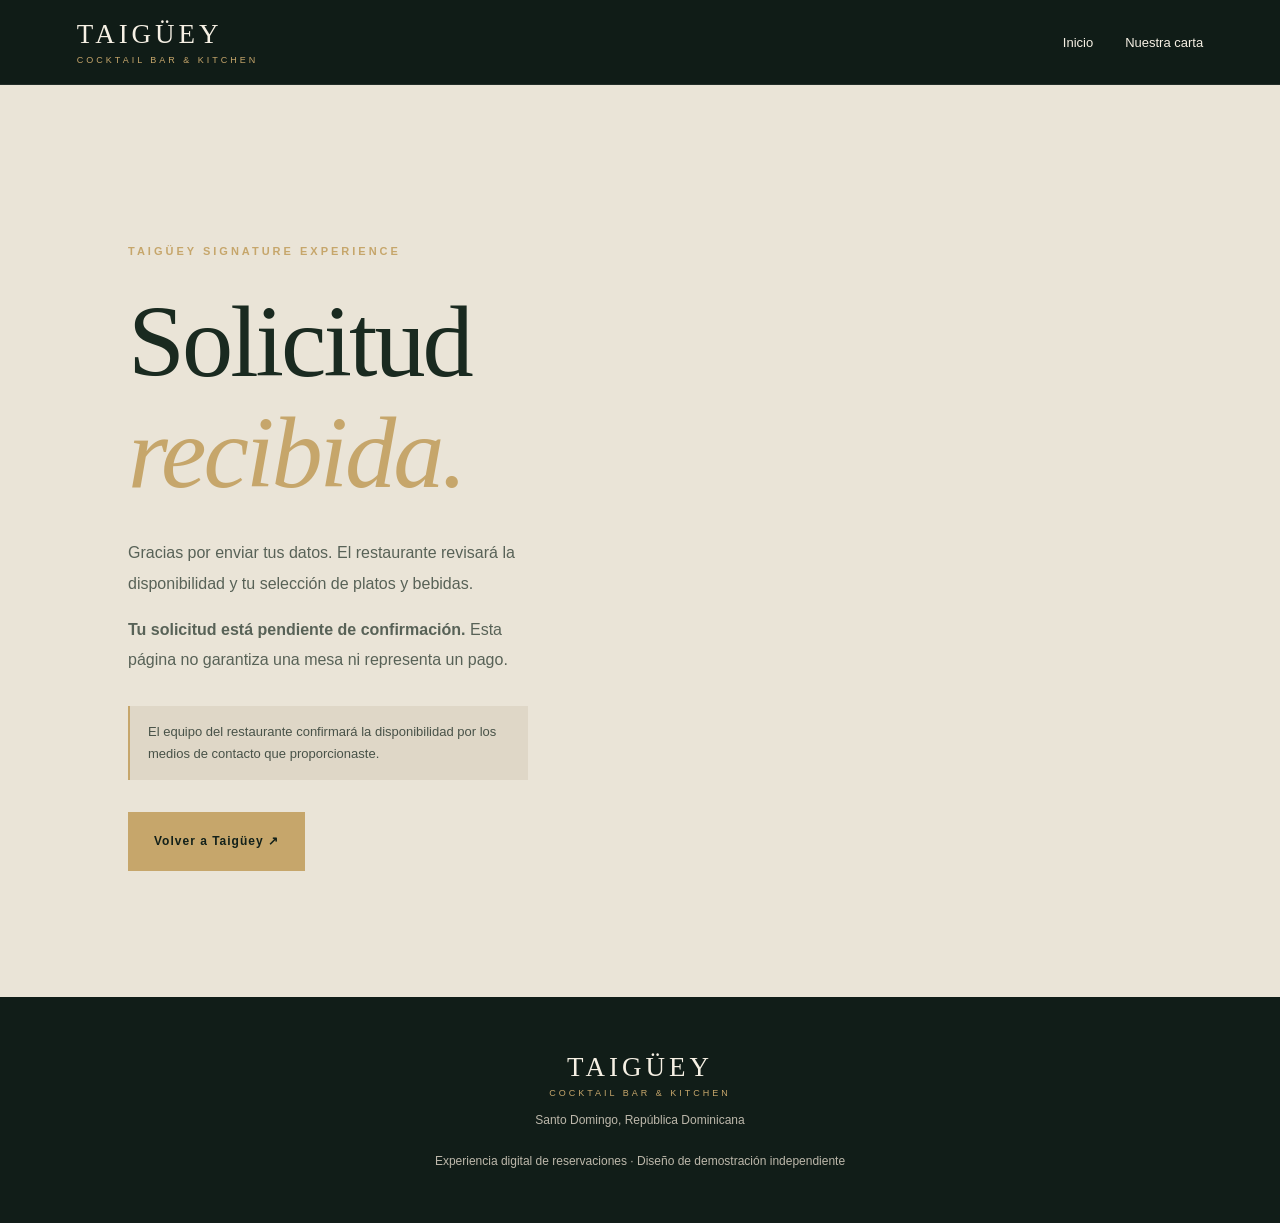
<file: solicitud-recibida.html>
<!doctype html>
<html lang="es">
<head>
    <meta charset="utf-8">
    <meta name="viewport" content="width=device-width, initial-scale=1">
    <meta name="theme-color" content="#14211b">
    <meta name="robots" content="noindex">
    <title>Solicitud recibida | Taigüey Signature Experience</title>
    <link rel="preconnect" href="https://fonts.googleapis.com">
    <link rel="stylesheet" href="/style.css">
</head>
<body>
    <header class="topbar">
        <a href="/" class="logo">TAIGÜEY<span>COCKTAIL BAR & KITCHEN</span></a>
        <nav id="nav"><a href="/">Inicio</a><a href="/#carta">Nuestra carta</a></nav>
    </header>
    <main class="section reserve-section" style="min-height:80vh;padding-top:10rem;">
        <div class="reserve-intro" style="max-width:720px;">
            <div class="eyebrow gold">TAIGÜEY SIGNATURE EXPERIENCE</div>
            <h1>Solicitud <em>recibida.</em></h1>
            <p>Gracias por enviar tus datos. El restaurante revisará la disponibilidad y tu selección de platos y bebidas.</p>
            <p><strong>Tu solicitud está pendiente de confirmación.</strong> Esta página no garantiza una mesa ni representa un pago.</p>
            <div class="reserve-note">
                El equipo del restaurante confirmará la disponibilidad por los medios de contacto que proporcionaste.
            </div>
            <p style="margin-top:2rem"><a class="btn btn-gold" href="/">Volver a Taigüey ↗</a></p>
        </div>
    </main>
    <footer><div class="footer-logo">TAIGÜEY<span>COCKTAIL BAR & KITCHEN</span></div>
        <p>Santo Domingo, República Dominicana</p>
        <small>Experiencia digital de reservaciones · Diseño de demostración independiente</small></footer>
</body>
</html>
</file>
<file: style.css>
:root{--bg:#111d18;--green:#17271f;--cream:#f6f0e4;--gold:#c6a66b;--muted:#bdb8ab;--line:#354339}*{box-sizing:border-box}html{scroll-behavior:smooth}body{margin:0;background:var(--bg);color:var(--cream);font-family:'DM Sans',sans-serif}h1,h2,h3,p{margin-top:0}h1,h2,h3{font-family:'Playfair Display',serif;font-weight:400}em{color:var(--gold);font-weight:400}a{color:inherit;text-decoration:none}button,input,textarea{font:inherit}button{cursor:pointer}.topbar{height:85px;position:sticky;top:0;z-index:10;background:#111d18ed;backdrop-filter:blur(14px);display:flex;align-items:center;justify-content:space-between;padding:0 6%;border-bottom:1px solid #ffffff14}.logo,.footer-logo{font-family:'Playfair Display',serif;letter-spacing:4px;font-size:27px}.logo span,.footer-logo span{display:block;font:9px 'DM Sans',sans-serif;letter-spacing:3px;margin-top:5px;color:var(--gold)}nav{display:flex;align-items:center;gap:32px;font-size:13px}nav a:hover,.text-link:hover{color:var(--gold)}.nav-cta{border:1px solid var(--gold);padding:13px 20px;color:var(--gold)}.nav-toggle{display:none;background:none;border:0;color:white;font-size:25px}.hero{min-height:710px;height:calc(100vh - 85px);max-height:920px;display:flex;flex-direction:column;justify-content:center;position:relative;background:linear-gradient(90deg,#0d1917ef 0%,#0d1917b8 55%,#0d191752),linear-gradient(125deg,#324438,#111d18 80%);overflow:hidden}.hero:after{content:'';position:absolute;right:9%;top:15%;width:32vw;height:32vw;border:1px solid #c6a66b33;border-radius:50%;box-shadow:0 0 0 70px #c6a66b08,0 0 0 145px #c6a66b05;pointer-events:none}.hero-inner{padding:0 10%;position:relative;z-index:1}.eyebrow{font-size:11px;letter-spacing:3px;font-weight:700}.gold{color:var(--gold)}h1{font-size:clamp(60px,8vw,125px);line-height:1.08;letter-spacing:-3px;margin:30px 0}h2{font-size:clamp(43px,5vw,76px);line-height:1.12;margin:18px 0 28px}.hero p{max-width:440px;color:#dedad0;line-height:1.9}.hero-actions{display:flex;gap:14px;margin-top:35px;flex-wrap:wrap}.btn{display:inline-flex;justify-content:center;align-items:center;padding:17px 25px;border:1px solid var(--gold);font-weight:700;font-size:12px;letter-spacing:1px;transition:.2s}.btn:hover{transform:translateY(-2px)}.btn-gold{background:var(--gold);color:#13211a}.btn-outline{background:transparent;color:var(--cream)}.hero-bottom{position:absolute;bottom:30px;left:10%;right:10%;display:flex;justify-content:space-between;font-size:10px;letter-spacing:2px;color:#d3c7ae}.section{padding:110px 10%}.story{display:grid;grid-template-columns:1fr 1fr;gap:12%;align-items:center;background:var(--cream);color:#1c2b21}.story p{font-size:17px;line-height:2;color:#5e6259}.text-link{display:inline-block;margin-top:18px;border-bottom:1px solid var(--gold);padding-bottom:8px;color:var(--gold);font-size:13px;font-weight:700}.feature{display:grid;grid-template-columns:1fr 1fr;min-height:480px;background:#1b2a22}.feature-photo{background:radial-gradient(circle at 65% 30%,#a58a5a77,transparent 33%),linear-gradient(145deg,#596247,#1b2822 70%);min-height:380px}.feature-text{padding:90px 12%;align-self:center}.feature-text p{color:var(--muted);line-height:1.9}.menu-section{background:#101b16}.section-heading{display:flex;justify-content:space-between;align-items:end;gap:40px}.section-heading p{max-width:370px;line-height:1.8;color:var(--muted)}.menu-controls{display:flex;flex-wrap:wrap;gap:10px;margin:25px 0 35px}.chip{background:transparent;border:1px solid #526055;color:var(--cream);padding:12px 18px;border-radius:2px}.chip.active,.chip:hover{background:var(--gold);border-color:var(--gold);color:#16231a}.menu-grid{display:grid;grid-template-columns:repeat(3,minmax(0,1fr));gap:18px}.menu-card{padding:26px;background:#1c2a22;border:1px solid #354137;min-height:165px;display:flex;flex-direction:column;justify-content:space-between}.menu-card .tag{color:var(--gold);font-size:10px;letter-spacing:2px;text-transform:uppercase}.menu-card h3{font-size:24px;margin:16px 0}.menu-card .bottom{display:flex;justify-content:space-between;align-items:center;gap:8px}.price{font-weight:700;color:var(--gold)}.add-btn{border:1px solid var(--gold);background:transparent;color:var(--gold);padding:10px 13px}.add-btn:hover{background:var(--gold);color:#111d18}.fineprint{font-size:12px;line-height:1.7;color:#a8a99f;margin-top:25px}.reserve-section{display:grid;grid-template-columns:.85fr 1.15fr;gap:8%;background:#eae4d7;color:#1a2a20}.reserve-intro p{line-height:1.9;color:#586257}.reserve-note{border-left:2px solid var(--gold);padding:15px 18px;margin-top:30px;background:#dfd7c7;color:#485248;font-size:13px;line-height:1.7}.reservation-form{padding:35px;background:#fffaf0;box-shadow:0 15px 50px #00000012}.form-heading{display:flex;justify-content:space-between;align-items:center;border-bottom:1px solid #ded8cb;margin-bottom:22px}.form-heading h3{font-size:26px;margin-bottom:15px}.form-heading span{color:#9b8a6b;font-size:12px}.form-heading.second{margin-top:35px}.fields{display:grid;grid-template-columns:1fr 1fr;gap:17px}.fields label,.full-label{display:flex;flex-direction:column;gap:9px;font-size:12px;font-weight:700}.fields input,.full-label textarea{width:100%;padding:14px;border:1px solid #d9d2c5;border-radius:0;background:white;color:#1a2a20;min-width:0}.fields input:focus,.full-label textarea:focus{outline:2px solid var(--gold)}.cart-items{display:grid;gap:10px}.cart-line{display:flex;align-items:center;justify-content:space-between;gap:12px;padding:10px 0;border-bottom:1px solid #e3dccc}.cart-line button{background:transparent;border:0;color:#a04d3c;font-size:20px}.cart-line small{display:block;color:#6c756b}.empty{font-size:13px;color:#747b70}.totals{display:flex;justify-content:space-between;margin-top:25px;padding:20px 0;border-top:1px solid #ddd2bd;font-size:17px}.reservation-form .fineprint{color:#757b70}.check{display:flex;gap:12px;font-size:12px;line-height:1.7;margin:22px 0}.check input{accent-color:#8a6c3e;align-self:start;margin-top:4px}.submit{width:100%;border:0}.submit:disabled{opacity:.6;cursor:wait}#formStatus{margin-top:15px;font-size:14px;line-height:1.6}footer{padding:55px 10%;display:flex;flex-direction:column;gap:15px;align-items:center;text-align:center}footer p,footer small{color:var(--muted);font-size:12px}footer a{color:var(--gold);font-size:13px}@media(max-width:900px){.topbar{padding:0 5%}.nav-toggle{display:block}nav{display:none;position:absolute;top:85px;left:0;right:0;background:#111d18;padding:25px;flex-direction:column;align-items:stretch}nav.open{display:flex}.hero{min-height:600px}.story,.feature,.reserve-section{grid-template-columns:1fr}.feature-text{padding:60px 8%}.menu-grid{grid-template-columns:repeat(2,1fr)}.section{padding:75px 6%}.section-heading{display:block}.hero-inner{padding:0 7%}}@media(max-width:580px){.logo{font-size:22px}h1{font-size:55px;letter-spacing:-2px}.hero-bottom span{display:none}.menu-grid{grid-template-columns:1fr}.fields{grid-template-columns:1fr}.reservation-form{padding:22px}.hero{min-height:610px}.section{padding:65px 6%}.feature-photo{min-height:240px}}

/* FOTOGRAFÍAS EDITORIALES DE REFERENCIA (Unsplash, requieren Internet) */
.hero{background:linear-gradient(90deg,rgba(8,17,13,.93) 0%,rgba(8,17,13,.70) 49%,rgba(8,17,13,.25) 100%),url("https://images.unsplash.com/photo-1517248135467-4c7edcad34c4?auto=format&fit=crop&w=1800&q=85") center/cover no-repeat;}
.hero:after{display:none}
.feature-photo{background:url("https://images.unsplash.com/photo-1414235077428-338989a2e8c0?auto=format&fit=crop&w=1200&q=85") center/cover no-repeat;}
.story{position:relative}
.story::after{content:"";position:absolute;right:4%;bottom:0;width:80px;height:2px;background:var(--gold)}
.menu-card{padding:0;overflow:hidden;transition:transform .2s,border-color .2s}
.menu-card:hover{transform:translateY(-4px);border-color:var(--gold)}
.menu-card .menu-photo{height:190px;width:100%;display:block;object-fit:cover;background:#2e3c31}
.menu-card .menu-info{padding:22px;display:flex;flex-direction:column;flex:1;justify-content:space-between}
.menu-card h3{min-height:52px}
@media(max-width:580px){.hero{background-position:58% center}.menu-card .menu-photo{height:220px}}

/* RESULTADO VISIBLE DEL ENVÍO DE LA RESERVACIÓN */
.form-status {
  display: none;
  margin-top: 18px;
  border-radius: 12px;
  padding: 20px;
  line-height: 1.7;
  font-size: 14px;
  border: 1px solid transparent;
}
.form-status:not(:empty) { display: grid; gap: 6px; }
.form-status strong { display: block; font-size: 17px; font-weight: 700; }
.form-success {
  background: #e8f4ea;
  color: #155b32;
  border-color: #81bc91;
}
.form-error {
  background: #fff0ee;
  color: #962b24;
  border-color: #e2a19d;
}
.form-loading {
  background: #f2ead7;
  color: #594722;
  border-color: #d9c59e;
}
</file>
